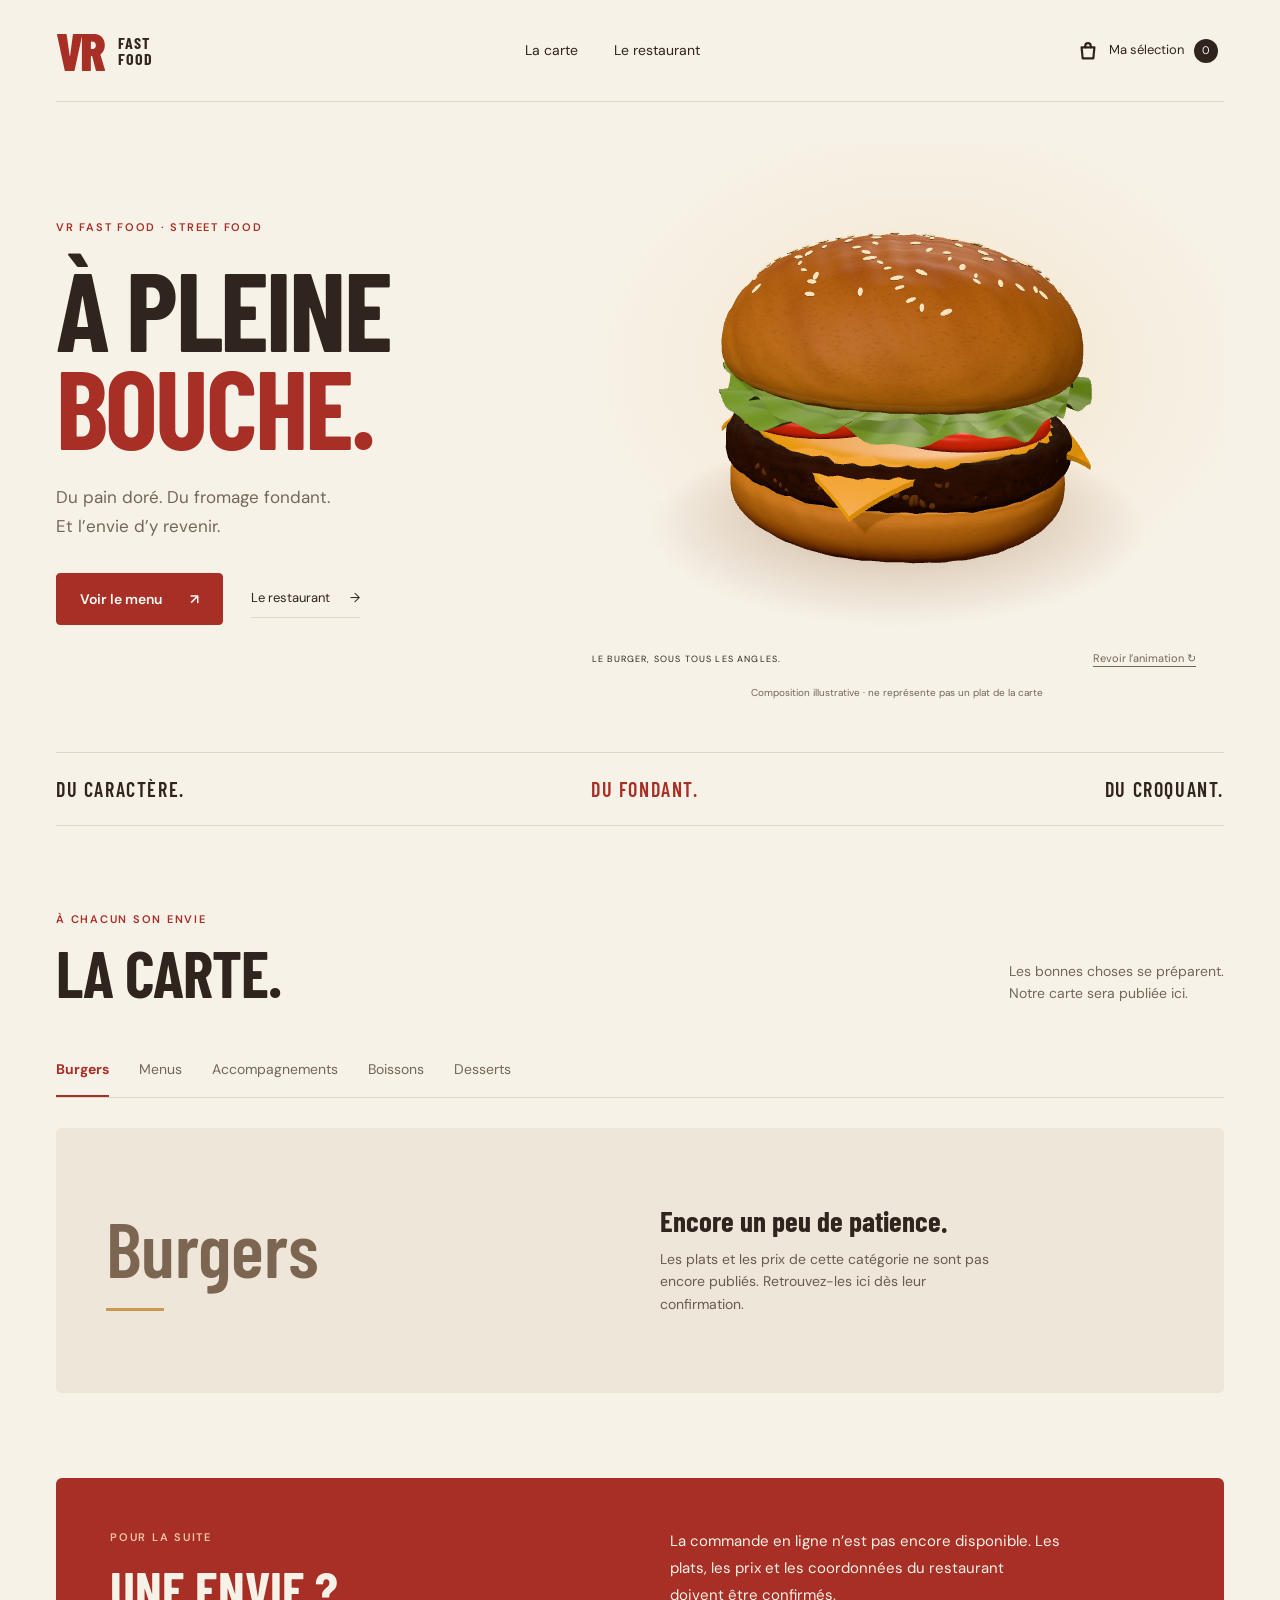
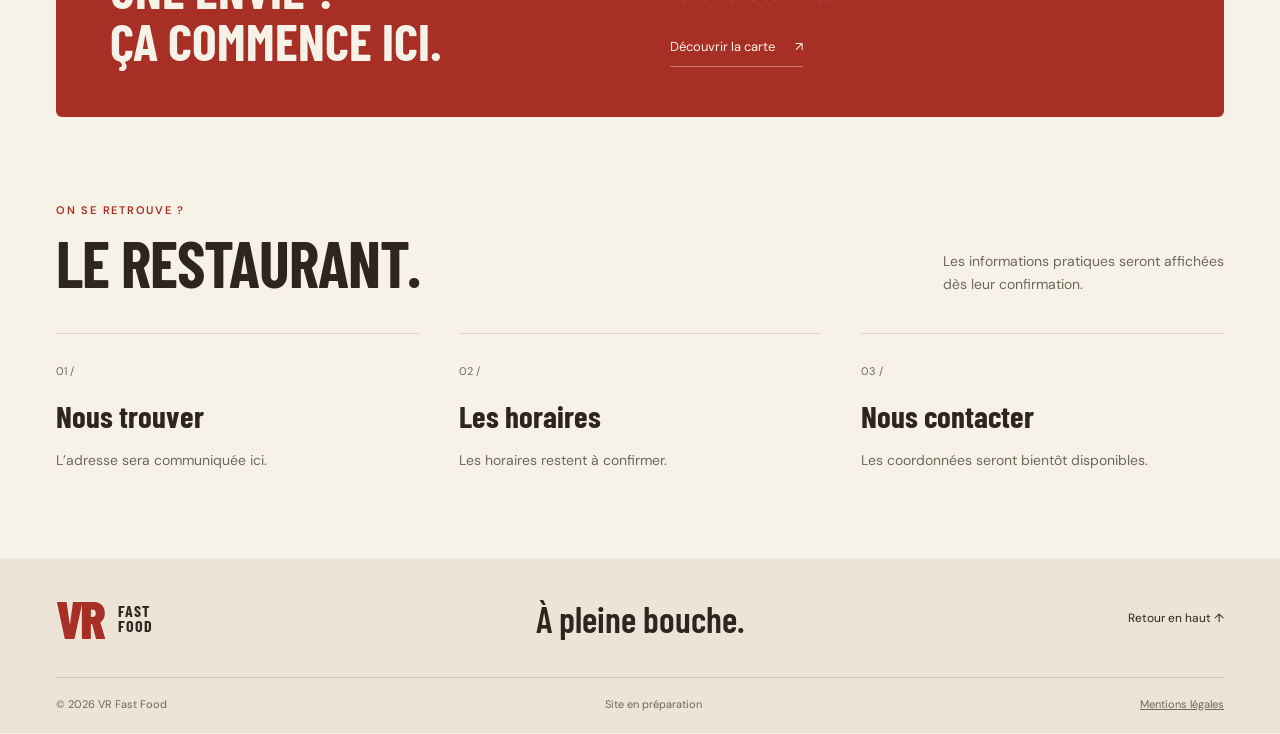
<file: index.html>
<!doctype html>
<html lang="fr"><head><meta charset="utf-8"><meta name="viewport" content="width=device-width, initial-scale=1">
<meta name="theme-color" content="#f7f2e8"><title>VR Fast Food — À pleine bouche.</title>
<meta name="description" content="L’univers VR Fast Food. Découvrez la carte et les informations du restaurant dès leur publication.">
<link rel="icon" href="assets/favicon.svg" type="image/svg+xml"><link rel="stylesheet" href="css/style.css"></head><body><svg class="sprite" aria-hidden="true" xmlns="http://www.w3.org/2000/svg"><symbol id="u-bag" viewBox="0 0 24 24"><g fill="none" stroke="currentColor" stroke-width="2.4" stroke-linecap="round" stroke-linejoin="round"><path d="M5 8h14l-1.2 12H6.2z"/><path d="M9 8V6.5a3 3 0 0 1 6 0V8"/></g></symbol>
<symbol id="u-plus" viewBox="0 0 24 24"><path d="M12 5v14M5 12h14" fill="none" stroke="currentColor" stroke-width="3" stroke-linecap="round"/></symbol>
<symbol id="u-minus" viewBox="0 0 24 24"><path d="M5 12h14" fill="none" stroke="currentColor" stroke-width="3" stroke-linecap="round"/></symbol>
<symbol id="u-close" viewBox="0 0 24 24"><path d="M6 6l12 12M18 6L6 18" fill="none" stroke="currentColor" stroke-width="2.8" stroke-linecap="round"/></symbol>
<symbol id="u-arrow" viewBox="0 0 24 24"><path d="M5 12h14M13 6l6 6-6 6" fill="none" stroke="currentColor" stroke-width="2.8" stroke-linecap="round" stroke-linejoin="round"/></symbol>
<symbol id="u-left" viewBox="0 0 24 24"><path d="M15 5l-7 7 7 7" fill="none" stroke="currentColor" stroke-width="3" stroke-linecap="round" stroke-linejoin="round"/></symbol>
<symbol id="u-right" viewBox="0 0 24 24"><path d="M9 5l7 7-7 7" fill="none" stroke="currentColor" stroke-width="3" stroke-linecap="round" stroke-linejoin="round"/></symbol>
<symbol id="u-up" viewBox="0 0 24 24"><path d="M12 19V5M6 11l6-6 6 6" fill="none" stroke="currentColor" stroke-width="2.8" stroke-linecap="round" stroke-linejoin="round"/></symbol>
<symbol id="u-clock" viewBox="0 0 24 24"><g fill="none" stroke="currentColor" stroke-width="2.4" stroke-linecap="round" stroke-linejoin="round"><circle cx="12" cy="12" r="8.5"/><path d="M12 7.5V12l3 2"/></g></symbol>
<symbol id="u-pin" viewBox="0 0 24 24"><g fill="none" stroke="currentColor" stroke-width="2.4" stroke-linecap="round" stroke-linejoin="round"><path d="M12 21s7-6.2 7-11a7 7 0 1 0-14 0c0 4.8 7 11 7 11z"/><circle cx="12" cy="10" r="2.5"/></g></symbol>
<symbol id="u-phone" viewBox="0 0 24 24"><path d="M6.5 4h3l1.5 4-2 1.5a11 11 0 0 0 5.5 5.5l1.5-2 4 1.5v3a2 2 0 0 1-2.2 2A16 16 0 0 1 4.5 6.2 2 2 0 0 1 6.5 4z" fill="none" stroke="currentColor" stroke-width="2.4" stroke-linecap="round" stroke-linejoin="round"/></symbol>
<symbol id="u-mail" viewBox="0 0 24 24"><g fill="none" stroke="currentColor" stroke-width="2.4" stroke-linecap="round" stroke-linejoin="round"><rect x="3.5" y="6" width="17" height="12" rx="2.5"/><path d="M4.5 8l7.5 6 7.5-6"/></g></symbol>
<symbol id="u-chat" viewBox="0 0 24 24"><path d="M20 12a8 8 0 0 1-11.8 7L4 20l1.1-4A8 8 0 1 1 20 12z" fill="none" stroke="currentColor" stroke-width="2.4" stroke-linecap="round" stroke-linejoin="round"/></symbol>
<symbol id="u-trash" viewBox="0 0 24 24"><path d="M5 7h14M10 7V5h4v2M7 7l1 12h8l1-12" fill="none" stroke="currentColor" stroke-width="2.4" stroke-linecap="round" stroke-linejoin="round"/></symbol>
<symbol id="u-menu" viewBox="0 0 24 24"><path d="M4 7h16M4 12h16M4 17h16" fill="none" stroke="currentColor" stroke-width="2.8" stroke-linecap="round"/></symbol>
<symbol id="u-link" viewBox="0 0 24 24"><path d="M10 14a4 4 0 0 0 5.7 0l3-3a4 4 0 0 0-5.7-5.7l-1 1M14 10a4 4 0 0 0-5.7 0l-3 3A4 4 0 0 0 11 18.7l1-1" fill="none" stroke="currentColor" stroke-width="2.4" stroke-linecap="round" stroke-linejoin="round"/></symbol></svg><a class="skip" href="#menu">Aller au menu</a><header class="site-header" id="top"><div class="wrap site-header__bar"><a class="logo" href="index.html" aria-label="VR Fast Food, accueil"><span class="logo__mark">VR</span><span class="logo__text">FAST<br>FOOD</span></a><nav class="nav" id="nav" aria-label="Navigation principale"><a href="#menu">La carte</a><a href="#infos">Le restaurant</a></nav><button class="cart-btn" aria-label="Ouvrir ma sélection" data-open-cart aria-haspopup="dialog"><svg class="ico" aria-hidden="true"><use href="#u-bag"/></svg><span>Ma sélection</span><span class="cart-count" data-cart-count>0</span></button><button class="nav-toggle" aria-expanded="false" aria-controls="nav" aria-label="Ouvrir la navigation"><svg class="ico" aria-hidden="true"><use href="#u-menu"/></svg></button></div></header>
<main>
<section class="hero wrap" aria-labelledby="hero-title">
 <div class="hero__copy"><p class="eyebrow">VR FAST FOOD · STREET FOOD</p><h1 id="hero-title">À PLEINE<br><span>BOUCHE.</span></h1><p class="lead">Du pain doré. Du fromage fondant.<br>Et l’envie d’y revenir.</p><div class="hero__cta"><a class="btn btn--primary" href="#menu">Voir le menu <span aria-hidden="true">↗</span></a><a class="text-link" href="#infos">Le restaurant <span aria-hidden="true">→</span></a></div></div>
 <div class="hero__visual"><div class="hero__stage" id="burgerStage" role="img" aria-label="Composition illustrative d’un burger en trois dimensions, pain au sésame, fromage, steak et légumes"><img class="stage__fallback" src="assets/burger-fallback.jpg" alt="" width="717" height="490"></div><div class="stage__caption"><span>LE BURGER, SOUS TOUS LES ANGLES.</span><button id="replayBurger" hidden type="button" aria-label="Rejouer l’animation du burger">Revoir l’animation ↻</button></div><p class="visual-note">Composition illustrative · ne représente pas un plat de la carte</p></div>
</section>
<div class="signature wrap" aria-hidden="true"><span>DU CARACTÈRE.</span><span>DU FONDANT.</span><span>DU CROQUANT.</span></div>
<section class="menu section wrap" id="menu" aria-labelledby="menu-title"><header class="section-head"><div><p class="eyebrow">À CHACUN SON ENVIE</p><h2 id="menu-title">LA CARTE.</h2></div><p id="menuIntro">Les bonnes choses se préparent.<br>Notre carte sera publiée ici.</p></header><div class="tabs" id="menuTabs" role="tablist" aria-label="Catégories de la carte"></div><div id="menuPanel" class="cards" role="tabpanel" tabindex="0"></div><noscript><p class="notice">La carte du restaurant n’est pas encore publiée. Activez JavaScript pour consulter les catégories lorsqu’elles seront disponibles.</p></noscript></section>
<section class="order-note wrap" id="commander"><div><p class="eyebrow">POUR LA SUITE</p><h2>UNE ENVIE ?<br>ÇA COMMENCE ICI.</h2></div><div><p id="orderStatus">La commande en ligne n’est pas encore disponible. Les plats, les prix et les coordonnées du restaurant doivent être confirmés.</p><a class="text-link" href="#menu">Découvrir la carte <span aria-hidden="true">↗</span></a></div></section>
<section class="infos section wrap" id="infos" aria-labelledby="infos-title"><header class="section-head"><div><p class="eyebrow">ON SE RETROUVE ?</p><h2 id="infos-title">LE RESTAURANT.</h2></div><p>Les informations pratiques seront affichées<br>dès leur confirmation.</p></header><div class="infos__grid"><article><span class="info-index">01 /</span><h3>Nous trouver</h3><div id="placeBox"></div></article><article><span class="info-index">02 /</span><h3>Les horaires</h3><dl id="hoursList"></dl></article><article><span class="info-index">03 /</span><h3>Nous contacter</h3><div id="contactBox"></div></article></div></section>
</main><footer class="site-footer"><div class="wrap footer-top"><a class="logo" href="index.html" aria-label="VR Fast Food, accueil"><span class="logo__mark">VR</span><span class="logo__text">FAST<br>FOOD</span></a><p>À pleine bouche.</p><a href="#top">Retour en haut ↑</a></div><div class="wrap footer-bottom"><span>© <span data-year>2026</span> VR Fast Food</span><span>Site en préparation</span><a href="mentions-legales.html">Mentions légales</a></div></footer>
<button class="cart-bar" type="button" data-open-cart hidden>Voir ma sélection <span data-cart-summary></span></button>
<dialog class="cart" id="cart" aria-labelledby="cart-title"><div class="cart__panel"><header class="cart__head"><div><p class="eyebrow">VOTRE ENVIE DU MOMENT</p><h2 id="cart-title">Ma sélection</h2></div><button class="round-btn" data-close-cart aria-label="Fermer ma sélection">×</button></header><div class="cart__body" id="cartBody"></div><footer class="cart__foot" id="cartFoot"></footer></div></dialog><div class="sr-only" id="live" aria-live="polite"></div>
<script src="js/data.js" defer></script><script src="js/main.js" defer></script><script src="js/burger3d.js" defer></script></body></html>
</file>
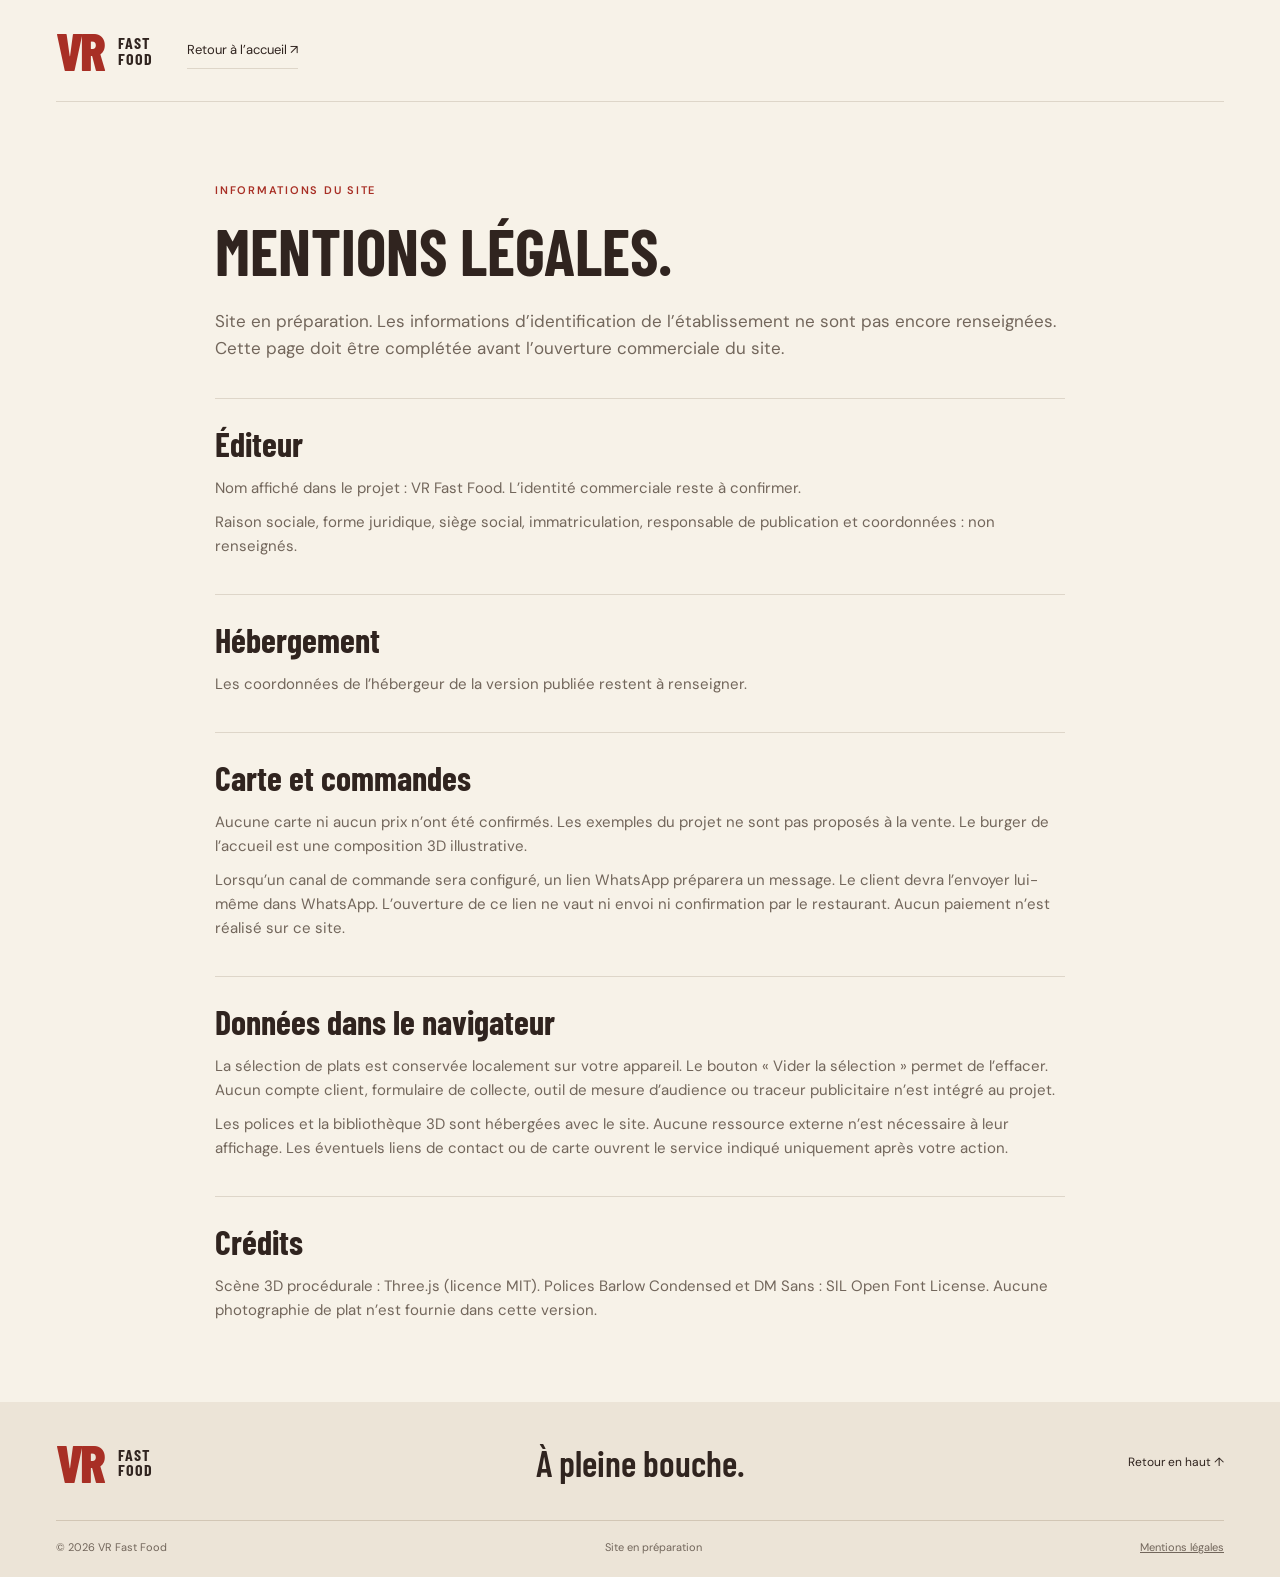
<file: mentions-legales.html>
<!doctype html>
<html lang="fr"><head><meta charset="utf-8"><meta name="viewport" content="width=device-width, initial-scale=1">
<meta name="theme-color" content="#f7f2e8"><title>Mentions légales — VR Fast Food</title>
<meta name="robots" content="noindex"><meta name="description" content="L’univers VR Fast Food. Découvrez la carte et les informations du restaurant dès leur publication.">
<link rel="icon" href="assets/favicon.svg" type="image/svg+xml"><link rel="stylesheet" href="css/style.css"></head><body><header class="site-header"><div class="wrap site-header__bar"><a class="logo" href="index.html" aria-label="VR Fast Food, accueil"><span class="logo__mark">VR</span><span class="logo__text">FAST<br>FOOD</span></a><a class="text-link" href="index.html">Retour à l’accueil ↗</a></div></header>
<main class="legal wrap"><p class="eyebrow">INFORMATIONS DU SITE</p><h1>MENTIONS LÉGALES.</h1><p class="legal__intro">Site en préparation. Les informations d’identification de l’établissement ne sont pas encore renseignées. Cette page doit être complétée avant l’ouverture commerciale du site.</p>
<section><h2>Éditeur</h2><p>Nom affiché dans le projet : VR Fast Food. L’identité commerciale reste à confirmer.</p><p>Raison sociale, forme juridique, siège social, immatriculation, responsable de publication et coordonnées : non renseignés.</p></section>
<section><h2>Hébergement</h2><p>Les coordonnées de l’hébergeur de la version publiée restent à renseigner.</p></section>
<section><h2>Carte et commandes</h2><p>Aucune carte ni aucun prix n’ont été confirmés. Les exemples du projet ne sont pas proposés à la vente. Le burger de l’accueil est une composition 3D illustrative.</p><p>Lorsqu’un canal de commande sera configuré, un lien WhatsApp préparera un message. Le client devra l’envoyer lui-même dans WhatsApp. L’ouverture de ce lien ne vaut ni envoi ni confirmation par le restaurant. Aucun paiement n’est réalisé sur ce site.</p></section>
<section><h2>Données dans le navigateur</h2><p>La sélection de plats est conservée localement sur votre appareil. Le bouton « Vider la sélection » permet de l’effacer. Aucun compte client, formulaire de collecte, outil de mesure d’audience ou traceur publicitaire n’est intégré au projet.</p><p>Les polices et la bibliothèque 3D sont hébergées avec le site. Aucune ressource externe n’est nécessaire à leur affichage. Les éventuels liens de contact ou de carte ouvrent le service indiqué uniquement après votre action.</p></section>
<section><h2>Crédits</h2><p>Scène 3D procédurale : Three.js (licence MIT). Polices Barlow Condensed et DM Sans : SIL Open Font License. Aucune photographie de plat n’est fournie dans cette version.</p></section></main><footer class="site-footer"><div class="wrap footer-top"><a class="logo" href="index.html" aria-label="VR Fast Food, accueil"><span class="logo__mark">VR</span><span class="logo__text">FAST<br>FOOD</span></a><p>À pleine bouche.</p><a href="index.html">Retour en haut ↑</a></div><div class="wrap footer-bottom"><span>© <span data-year>2026</span> VR Fast Food</span><span>Site en préparation</span><a href="mentions-legales.html">Mentions légales</a></div></footer></body></html>
</file>
<file: css/style.css>
@import url('./fonts.css');
:root {
  --cream:#f7f2e8;
  --paper:#fffcf7;
  --ink:#30241f;
  --muted:#72665b;
  --red:#a82f25;
  --line:#ded6c9;
  --gold:#c99952;
  --display:'Barlow Condensed','Arial Narrow',sans-serif;
  --body:'DM Sans','Segoe UI',sans-serif;
  color-scheme:light
}

* {
  box-sizing:border-box
}
html {
  scroll-behavior:smooth;
  scroll-padding-top:100px
}
body {
  margin:0;
  background:var(--cream);
  color:var(--ink);
  font:400 16px/1.6 var(--body);
  -webkit-font-smoothing:antialiased
}
h1,h2,h3,p,figure,dl,dd {
  margin:0
}
h1,h2,h3 {
  font-family:var(--display);
  line-height:1;
  font-weight:700
}
a {
  color:inherit
}
button {
  font:inherit;
  color:inherit;
  cursor:pointer
}
button:disabled {
  cursor:not-allowed
}
button,a {
  -webkit-tap-highlight-color:transparent
}
img,svg {
  display:block;
  max-width:100%
}
button {
  border:0
}
ul {
  list-style:none;
  padding:0;
  margin:0
}
[hidden] {
  display:none!important
}
:focus-visible {
  outline:3px solid var(--red);
  outline-offset:5px
}
.wrap {
  width:min(1280px,calc(100% - 112px));
  margin-inline:auto
}
.sprite {
  position:absolute;
  width:0;
  height:0;
  overflow:hidden
}
.ico {
  width:22px;
  height:22px;
  flex:none
}
.sr-only {
  position:absolute;
  width:1px;
  height:1px;
  overflow:hidden;
  clip-path:inset(50%);
  white-space:nowrap
}
.skip {
  position:fixed;
  z-index:100;
  top:10px;
  left:10px;
  background:var(--ink);
  color:white;
  padding:12px;
  transform:translateY(-150%)
}
.skip:focus {
  transform:none
}
.site-header {
  position:relative;
  z-index:20
}
.site-header__bar {
  display:flex;
  align-items:center;
  gap:34px;
  min-height:102px;
  border-bottom:1px solid var(--line)
}
.logo {
  display:flex;
  gap:10px;
  align-items:center;
  text-decoration:none;
  flex-shrink:0
}
.logo__mark {
  font:800 54px/.9 var(--display);
  letter-spacing:-3px;
  color:var(--red);
  position:relative
}
.logo__mark>span {
  font:600 10px var(--body);
  position:absolute;
  top:0;
  right:-6px;
  letter-spacing:0
}
.logo__text {
  font:700 16px/.97 var(--display);
  letter-spacing:1px;
  margin-left:5px
}
.nav {
  margin:auto;
  display:flex;
  gap:36px
}
.nav a {
  font-size:14px;
  text-decoration:none
}
.nav a:hover,.text-link:hover {
  color:var(--red)
}
.cart-btn {
  display:flex;
  align-items:center;
  gap:10px;
  background:transparent;
  font-size:13px
}
.cart-count {
  display:grid;
  place-items:center;
  background:var(--ink);
  color:var(--cream);
  min-width:24px;
  height:24px;
  border-radius:50%;
  font-size:11px
}
.nav-toggle {
  display:none;
  background:transparent;
  min-height:44px;
  min-width:44px
}
.hero {
  display:grid;
  grid-template-columns:44% 56%;
  align-items:center;
  min-height:650px;
  padding-block:40px 50px
}
.hero__copy {
  position:relative;
  z-index:2
}
.eyebrow {
  font:600 11px/1.5 var(--body);
  letter-spacing:.16em;
  color:var(--red);
  text-transform:uppercase
}
.hero h1 {
  font-size:clamp(80px,8.7vw,130px);
  line-height:.88;
  letter-spacing:-.025em;
  margin:24px 0 28px
}
.hero h1 span {
  color:var(--red)
}
.lead {
  font-size:17px;
  line-height:1.7;
  color:var(--muted)
}
.hero__cta {
  display:flex;
  align-items:center;
  gap:28px;
  margin-top:32px
}
.btn {
  display:inline-flex;
  align-items:center;
  justify-content:center;
  gap:28px;
  min-height:50px;
  padding:14px 23px;
  border-radius:4px;
  border:1px solid var(--line);
  font-size:14px;
  font-weight:600;
  text-decoration:none;
  background:transparent;
  transition:background .2s,transform .2s
}
.btn--primary {
  background:var(--red);
  border-color:var(--red);
  color:var(--paper)
}
.btn--primary:hover {
  background:#87251d;
  transform:translateY(-2px)
}
.btn:disabled {
  background:#eee8dd;
  color:var(--muted);
  border-color:var(--line);
  transform:none
}
.text-link {
  font-size:13px;
  text-decoration:none;
  display:inline-flex;
  gap:20px;
  align-items:center;
  border-bottom:1px solid var(--line);
  padding-block:8px
}
.hero__visual {
  min-width:0;
  position:relative
}
.hero__stage {
  position:relative;
  height:490px;
  width:100%;
  background:radial-gradient(ellipse at 54% 46%,#f1e1c9 0%,#f5ecdc 37%,transparent 70%);
  touch-action:pan-y
}
.stage__canvas,.stage__fallback {
  position:absolute;
  inset:0;
  width:100%;
  height:100%;
  object-fit:contain
}
.stage__fallback {
  transition:opacity .5s
}
.is-3d .stage__fallback {
  opacity:0
}
.stage__caption {
  display:flex;
  justify-content:space-between;
  align-items:center;
  gap:12px;
  padding:4px 22px 0;
  font-size:9px;
  letter-spacing:.13em
}
.stage__caption button {
  font-size:11px;
  background:transparent;
  min-height:44px;
  letter-spacing:0;
  color:var(--muted);
  text-decoration:underline;
  text-underline-offset:4px
}
.visual-note {
  text-align:center;
  font-size:10px;
  color:var(--muted);
  margin-top:4px
}
.signature {
  display:flex;
  justify-content:space-between;
  gap:20px;
  border-block:1px solid var(--line);
  padding-block:24px;
  font:600 20px var(--display);
  letter-spacing:.08em
}
.signature span:nth-child(2) {
  color:var(--red)
}
.section {
  padding-block:85px
}
.section-head {
  display:flex;
  justify-content:space-between;
  align-items:end;
  gap:30px;
  margin-bottom:38px
}
.section-head h2 {
  font-size:64px;
  letter-spacing:-.015em;
  margin-top:13px
}
.section-head>p {
  font-size:14px;
  color:var(--muted);
  max-width:350px
}
.tabs {
  display:flex;
  gap:30px;
  border-bottom:1px solid var(--line);
  overflow-x:auto;
  scrollbar-width:thin;
  position:relative
}
.tab {
  flex-shrink:0;
  background:transparent;
  padding:15px 0;
  font-size:14px;
  color:var(--muted);
  border-bottom:2px solid transparent;
  min-height:48px
}
.tab[aria-selected=true] {
  color:var(--red);
  border-color:var(--red);
  font-weight:700
}
.cards {
  display:grid;
  grid-template-columns:repeat(3,minmax(0,1fr));
  gap:28px;
  padding-top:30px;
  min-height:280px;
  transition:opacity .16s,transform .16s
}
.cards.is-leaving {
  opacity:0;
  transform:translateY(5px)
}
.menu-empty {
  grid-column:1/-1;
  display:grid;
  grid-template-columns:1fr 1fr;
  align-items:center;
  gap:40px;
  min-height:265px;
  background:#eee6d9;
  padding:46px 50px;
  border-radius:5px;
  position:relative;
  overflow:hidden
}
.menu-empty__title {
  font:600 clamp(50px,6vw,86px)/1 var(--display);
  color:#7c6651;
  overflow-wrap:anywhere
}
.menu-empty__title::after {
  content:'';
  display:block;
  width:58px;
  height:3px;
  background:var(--gold);
  margin-top:22px
}
.menu-empty h3 {
  font-size:29px;
  margin-bottom:13px
}
.menu-empty p {
  font-size:14px;
  color:#695c4f;
  max-width:330px
}
.card {
  background:var(--paper);
  border-radius:6px;
  overflow:hidden;
  transition:transform .2s,box-shadow .2s
}
.card__media {
  aspect-ratio:4/3;
  background:#ece5da;
  position:relative;
  display:grid;
  place-items:center;
  color:var(--muted);
  font-size:11px;
  letter-spacing:.08em
}
.card__media img {
  width:100%;
  height:100%;
  object-fit:cover
}
.card__body {
  padding:23px
}
.card h3 {
  font-size:30px
}
.card__desc {
  font-size:13px;
  color:var(--muted);
  margin-top:9px;
  min-height:42px
}
.card__foot {
  display:flex;
  align-items:center;
  justify-content:space-between;
  gap:12px;
  margin-top:22px
}
.price {
  font-size:17px;
  font-weight:600;
  white-space:nowrap
}
.card__foot .btn {
  min-height:44px;
  padding:10px 15px;
  gap:10px
}
.price--unknown {
  font-size:12px;
  font-weight:400
}
.order-note {
  background:var(--red);
  color:var(--cream);
  border-radius:6px;
  padding:50px 54px;
  display:grid;
  grid-template-columns:1fr 1fr;
  gap:60px;
  align-items:center
}
.order-note .eyebrow {
  color:#f2c3aa
}
.order-note h2 {
  font-size:52px;
  margin-top:16px
}
.order-note p:not(.eyebrow) {
  font-size:15px;
  line-height:1.8;
  max-width:390px
}
.order-note .text-link {
  margin-top:20px;
  border-color:#ca7a66
}
.order-note .text-link:hover {
  color:#fff
}
.infos__grid {
  display:grid;
  grid-template-columns:repeat(3,1fr);
  gap:40px
}
.infos__grid article {
  border-top:1px solid var(--line);
  padding-top:23px
}
.info-index {
  font-size:11px;
  color:var(--muted)
}
.infos h3 {
  font-size:31px;
  margin:17px 0
}
.infos article p,.infos dd,.infos dt,.infos address {
  font:400 14px/1.8 var(--body);
  color:var(--muted)
}
.infos a {
  display:inline-block;
  margin-top:10px;
  font-size:14px
}
.hours__row {
  display:flex;
  justify-content:space-between;
  gap:16px
}
.contact-list {
  display:grid
}
.site-footer {
  background:#ece4d7;
  padding:36px 0 20px
}
.footer-top {
  display:flex;
  align-items:center;
  justify-content:space-between;
  gap:20px;
  padding-bottom:34px
}
.footer-top>p {
  font:600 36px var(--display)
}
.footer-top>a:last-child {
  font-size:12px;
  text-decoration:none
}
.footer-bottom {
  border-top:1px solid #d2c6b5;
  padding-top:18px;
  display:flex;
  justify-content:space-between;
  gap:20px;
  font-size:11px;
  color:var(--muted)
}
.cart {
  position:fixed;
  inset:0;
  margin:0;
  padding:0;
  max-width:none;
  max-height:none;
  width:100%;
  height:100%;
  border:0;
  background:transparent;
  color:var(--ink)
}
.cart::backdrop {
  background:#30241f77;
  backdrop-filter:blur(3px)
}
.cart__panel {
  position:absolute;
  right:0;
  top:0;
  bottom:0;
  width:min(470px,100%);
  display:flex;
  flex-direction:column;
  background:var(--paper);
  animation:slide-in .25s ease
}
.cart__head {
  display:flex;
  align-items:center;
  justify-content:space-between;
  padding:28px;
  border-bottom:1px solid var(--line)
}
.cart__head h2 {
  font-size:38px;
  margin-top:9px
}
.round-btn {
  width:44px;
  height:44px;
  display:grid;
  place-items:center;
  background:transparent;
  font-size:28px;
  border:1px solid var(--line);
  border-radius:50%
}
.cart__body {
  flex:1;
  overflow:auto;
  padding:28px
}
.cart__foot {
  padding:24px 28px;
  border-top:1px solid var(--line);
  display:grid;
  gap:15px
}
.cart__foot:empty {
  display:none
}
.cart-empty {
  padding-block:60px
}
.cart-empty h3 {
  font-size:35px;
  margin-bottom:16px
}
.cart-empty p {
  font-size:14px;
  color:var(--muted);
  margin-bottom:26px
}
.cart-item {
  display:grid;
  grid-template-columns:1fr auto;
  gap:18px;
  padding-block:22px;
  border-bottom:1px solid var(--line)
}
.cart-item__name {
  font:600 26px var(--display)
}
.cart-item__unit {
  color:var(--muted);
  font-size:12px
}
.cart-item__side {
  display:grid;
  gap:12px;
  justify-items:end
}
.stepper {
  display:inline-flex;
  align-items:center;
  border:1px solid var(--line);
  border-radius:4px;
  overflow:hidden
}
.stepper button {
  background:transparent;
  width:42px;
  height:42px
}
.stepper output {
  min-width:27px;
  text-align:center;
  font-size:13px
}
.cart-total {
  display:flex;
  justify-content:space-between;
  align-items:baseline
}
.cart-total strong {
  font:600 32px var(--display)
}
.cart-note,.notice {
  font-size:12px;
  color:var(--muted);
  line-height:1.7
}
.cart-actions {
  display:grid;
  gap:10px
}
.text-btn {
  background:transparent;
  font-size:12px;
  text-decoration:underline;
  text-underline-offset:3px;
  min-height:44px
}
.cart-bar {
  display:none
}
.legal {
  max-width:850px;
  padding-block:80px
}
.legal h1 {
  font-size:64px;
  margin-top:20px
}
.legal__intro {
  font-size:17px;
  margin-top:25px;
  color:var(--muted)
}
.legal section {
  border-top:1px solid var(--line);
  margin-top:36px;
  padding-top:28px
}
.legal h2 {
  font-size:34px;
  margin-bottom:15px
}
.legal section p {
  font-size:15px;
  color:var(--muted);
  margin-top:10px
}

@keyframes slide-in {
  from {
  transform:translateX(100%)
}

}
@media(hover:hover) {
  .card:hover {
  transform:translateY(-4px);
  box-shadow:0 12px 30px #30241f0c
}

}
@media(max-width:1100px) {
  .wrap {
  width:calc(100% - 64px)
}
.hero {
  min-height:570px
}
.hero h1 {
  font-size:100px
}
.hero__stage {
  height:420px
}
.hero__cta {
  gap:20px
}
.hero__cta .text-link {
  font-size:12px;
  gap:10px
}
.stage__caption {
  padding-inline:0;
  letter-spacing:.07em
}
.cards {
  gap:18px
}
.card__body {
  padding:18px
}

}

@media(max-width:760px) {
  html {
  scroll-padding-top:20px
}
.wrap {
  width:calc(100% - 40px)
}
.site-header__bar {
  min-height:80px;
  gap:12px
}
.logo__mark {
  font-size:44px
}
.logo__text {
  font-size:13px
}
.nav-toggle {
  display:grid;
  place-items:center
}
.cart-btn {
  margin-left:auto
}
.cart-btn>span:not(.cart-count) {
  display:none
}
.nav {
  display:none;
  position:absolute;
  top:79px;
  left:0;
  right:0;
  background:var(--cream);
  border-bottom:1px solid var(--line);
  padding:22px
}
.nav.is-open {
  display:flex
}
.hero {
  grid-template-columns:1fr;
  padding-top:36px;
  padding-bottom:25px;
  min-height:0
}
.hero h1 {
  font-size:clamp(78px,18vw,120px);
  margin:21px 0
}
.hero .eyebrow {
  font-size:10px
}
.lead {
  font-size:15px
}
.hero__cta {
  margin-top:25px;
  gap:24px
}
.hero__stage {
  height:340px;
  margin-top:8px
}
.hero__visual {
  margin-top:12px
}
.stage__caption {
  padding-inline:6px;
  font-size:8px
}
.visual-note {
  font-size:9px
}
.signature {
  gap:10px;
  padding-block:18px;
  font-size:13px;
  letter-spacing:.02em
}
.section {
  padding-block:55px
}
.section-head {
  display:block;
  margin-bottom:22px
}
.section-head h2 {
  font-size:52px;
  margin-top:10px
}
.section-head>p {
  font-size:13px;
  margin-top:17px
}
.tabs {
  gap:25px
}
.tab {
  font-size:13px
}
.menu-empty {
  grid-template-columns:1fr;
  gap:28px;
  padding:30px;
  min-height:300px
}
.menu-empty__title {
  font-size:58px
}
.menu-empty__title::after {
  margin-top:16px
}
.menu-empty h3 {
  font-size:27px
}
.menu-empty p {
  font-size:13px
}
.cards {
  grid-template-columns:repeat(2,minmax(0,1fr));
  gap:16px;
  padding-top:22px
}
.card__body {
  padding:16px
}
.card h3 {
  font-size:27px
}
.card__foot {
  align-items:stretch;
  flex-direction:column;
  gap:13px
}
.card__action .btn {
  width:100%
}
.order-note {
  padding:32px;
  grid-template-columns:1fr;
  gap:25px
}
.order-note h2 {
  font-size:45px
}
.order-note p:not(.eyebrow) {
  font-size:14px
}
.infos__grid {
  grid-template-columns:1fr;
  gap:28px
}
.infos h3 {
  font-size:30px;
  margin:12px 0
}
.footer-top {
  flex-wrap:wrap
}
.footer-top>p {
  font-size:29px
}
.footer-top>a:last-child {
  width:100%
}
.footer-bottom {
  flex-wrap:wrap;
  font-size:10px
}
.footer-bottom>a {
  margin-left:auto
}
.cart-bar:not([hidden]) {
  display:flex;
  justify-content:space-between;
  gap:15px;
  position:fixed;
  bottom:max(12px,env(safe-area-inset-bottom));
  left:12px;
  right:12px;
  background:var(--red);
  color:white;
  padding:17px 20px;
  z-index:25;
  border-radius:5px;
  font-size:13px;
  box-shadow:0 4px 20px #30241f22
}
.has-cart-bar {
  padding-bottom:75px
}
.cart__head,.cart__body {
  padding:22px
}
.legal {
  padding-block:50px
}
.legal h1 {
  font-size:50px
}
.legal .eyebrow {
  font-size:10px
}

}

@media(max-width:370px) {
  .cards {
  grid-template-columns:1fr
}
.hero__cta {
  gap:15px
}
.hero__cta .btn {
  padding-inline:18px
}
.signature {
  font-size:11px
}
.hero__stage {
  height:300px
}
.stage__caption {
  letter-spacing:0
}
.logo__text {
  font-size:11px
}

}

@media(prefers-reduced-motion:reduce) {
  html {
  scroll-behavior:auto
}
*,*::before,*::after {
  animation:none!important;
  transition:none!important
}
.card:hover,.btn:hover {
  transform:none
}

}


/* Equal-height cards keep prices and actions aligned across different descriptions. */
.card {
  display:flex;
  flex-direction:column
}
.card__media {
  flex:none
}
.card__body {
  display:flex;
  flex:1;
  flex-direction:column
}
.card__foot {
  margin-top:auto;
  padding-top:22px
}
.card__desc {
  margin-bottom:0
}
</file>
